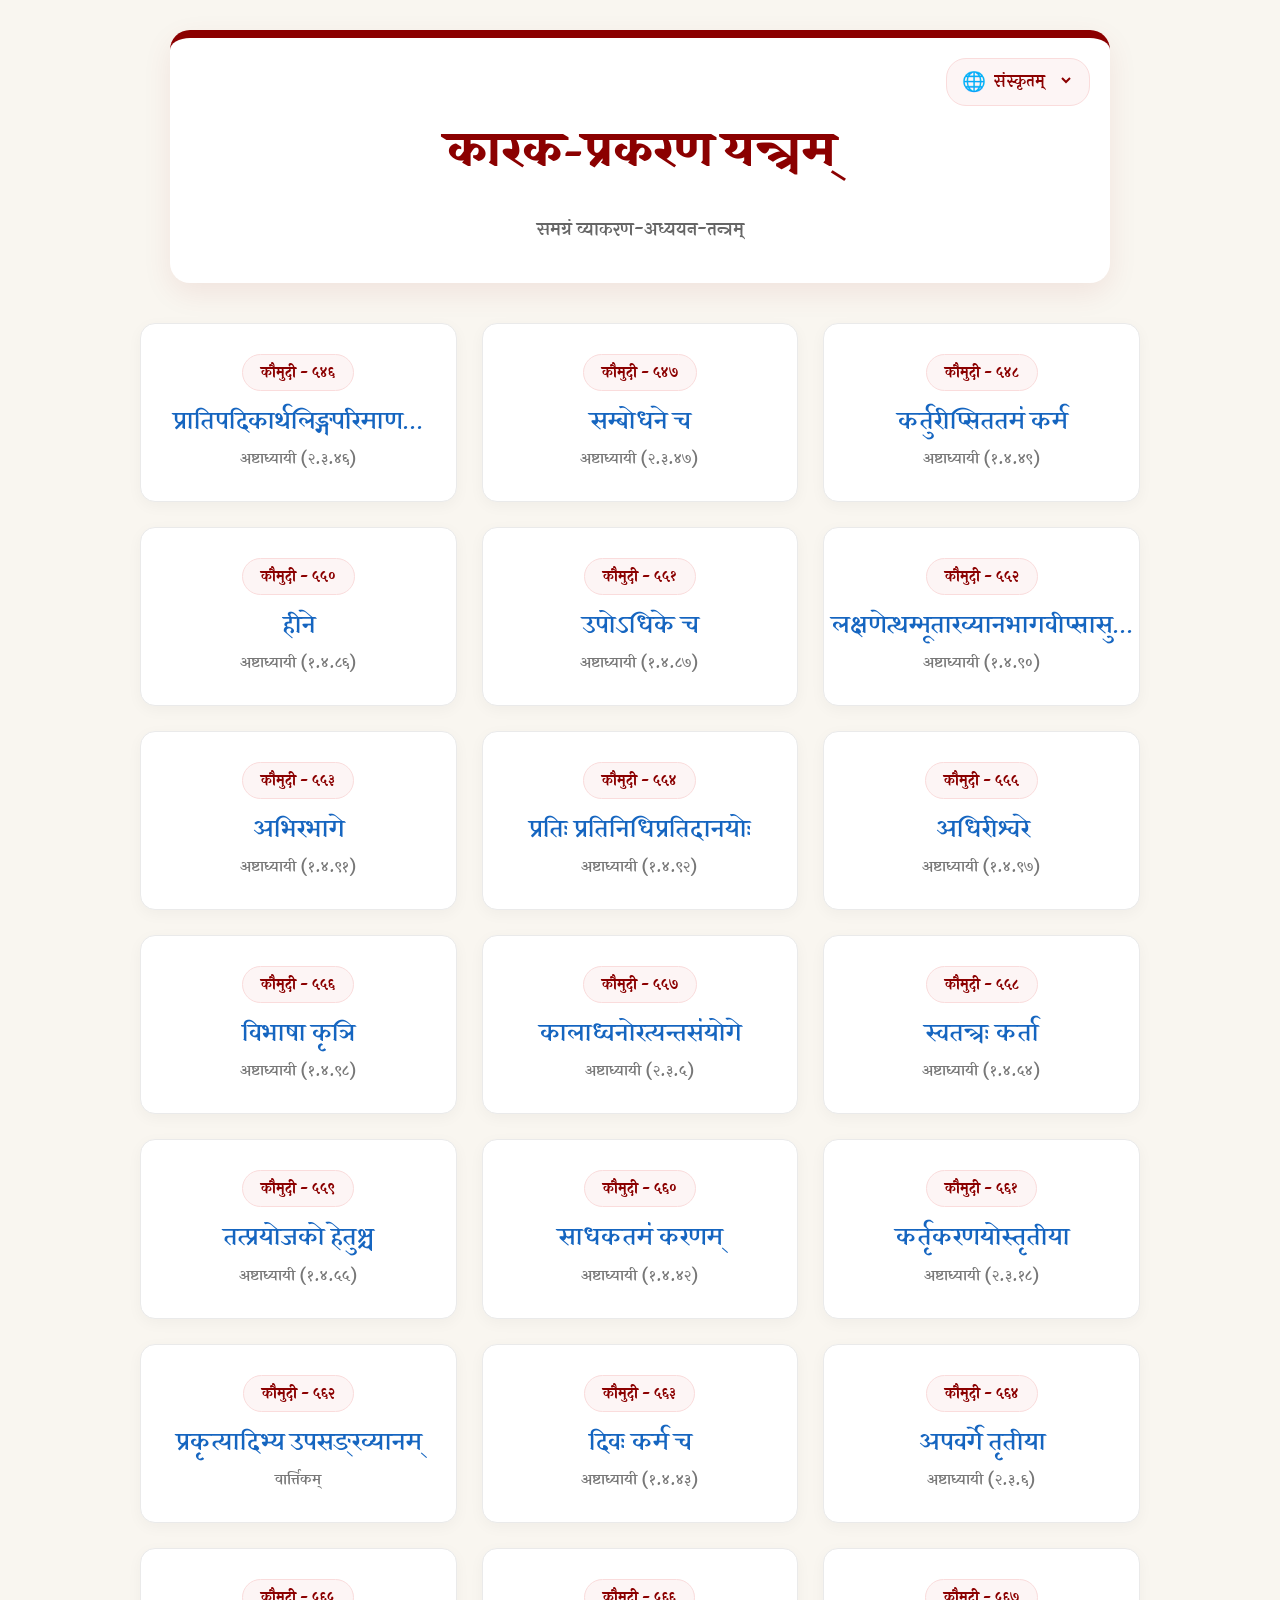
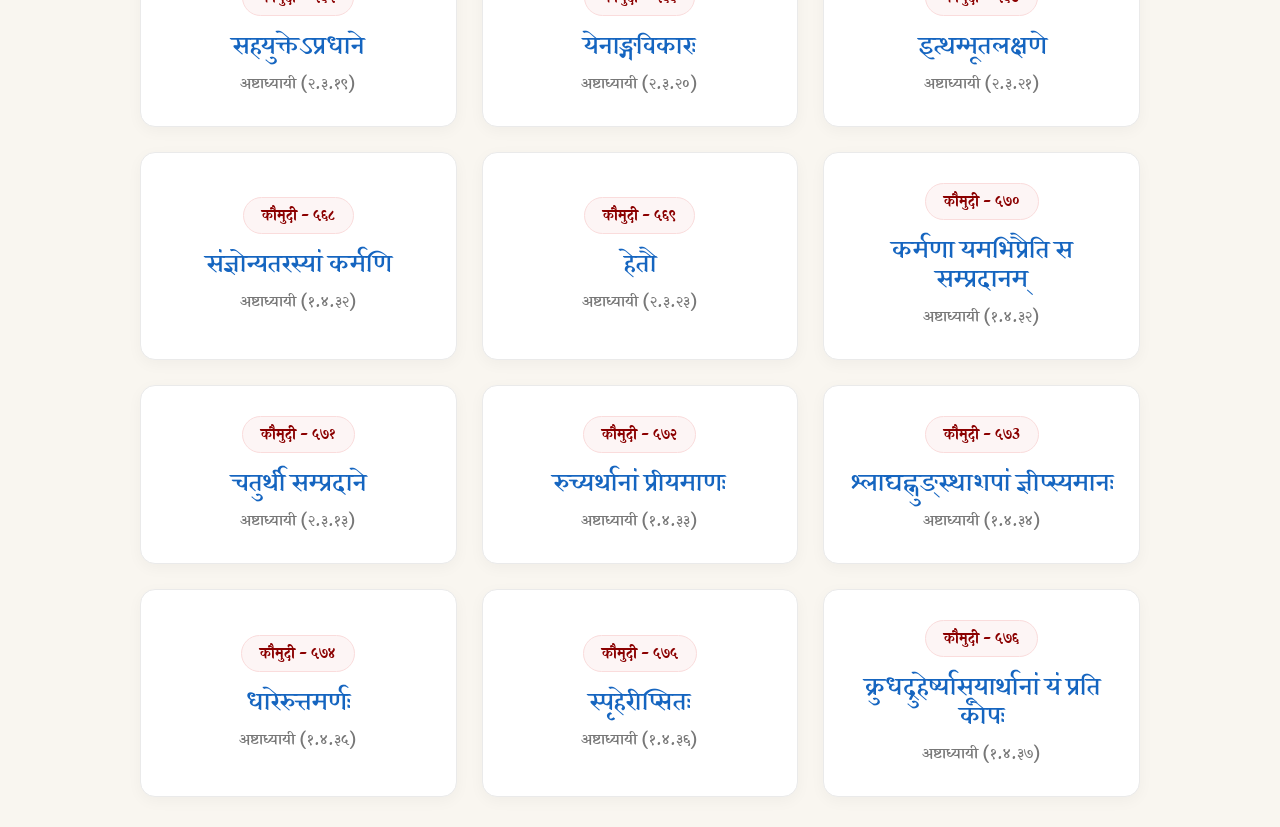
<file: index.html>
<!DOCTYPE html>
<html lang="sa">
<head>
    <meta charset="UTF-8">
    <meta name="viewport" content="width=device-width, initial-scale=1.0">
    <title>कारक-प्रकरण यन्त्रम्</title>
    
    <link rel="preconnect" href="https://fonts.googleapis.com">
    <link rel="preconnect" href="https://fonts.gstatic.com" crossorigin>
    <link href="https://fonts.googleapis.com/css2?family=Inknut+Antiqua:wght@400;700&family=Laila:wght@400;600;700&display=swap" rel="stylesheet">
    
    <style>
        body {
            font-family: 'Laila', sans-serif;
            background-color: #f9f6f0;
            margin: 0;
            padding: 30px 20px;
            text-align: center;
        }
        .header-box {
            background-color: #fff;
            max-width: 900px;
            margin: 0 auto 40px auto;
            padding: 40px 20px;
            border-radius: 20px;
            box-shadow: 0 10px 30px rgba(139,0,0,0.08);
            border-top: 8px solid #8B0000;
            position: relative;
        }
        .lang-container {
            position: absolute;
            top: 20px;
            right: 20px;
            background: #fdf5f5;
            padding: 8px 15px;
            border-radius: 20px;
            border: 1px solid #fadcdc;
        }
        .lang-container select {
            background: transparent;
            border: none;
            font-family: 'Laila', sans-serif;
            font-weight: 600;
            color: #8B0000;
            cursor: pointer;
            outline: none;
            font-size: 1em;
        }
        h1 {
            font-family: 'Inknut Antiqua', serif;
            color: #8B0000;
            margin: 20px 0 10px 0;
            font-size: 2.5em;
        }
        .subtitle {
            color: #666;
            margin-top: 15px;
            font-size: 1.1em;
            font-weight: 600;
        }
        .grid-container {
            display: grid;
            grid-template-columns: repeat(auto-fit, minmax(300px, 1fr));
            gap: 25px;
            max-width: 1000px;
            margin: 0 auto;
        }
        .sutra-card {
            background: white;
            padding: 30px 20px;
            border-radius: 15px;
            text-decoration: none;
            color: #333;
            box-shadow: 0 4px 15px rgba(0,0,0,0.04);
            transition: all 0.3s ease;
            border: 1px solid #eaeaea;
            display: flex;
            flex-direction: column;
            align-items: center;
            justify-content: center;
        }
        .sutra-card:hover {
            transform: translateY(-8px);
            box-shadow: 0 12px 25px rgba(139,0,0,0.12);
            border-color: #8B0000;
        }
        .sk-num {
            background-color: #fdf5f5;
            color: #8B0000;
            padding: 6px 18px;
            border-radius: 25px;
            font-size: 0.9em;
            font-weight: 700;
            margin-bottom: 15px;
            border: 1px solid #fadcdc;
        }
        .sutra-text {
            font-family: 'Inknut Antiqua', serif;
            font-size: 1.3em;
            color: #1565c0;
            margin-bottom: 12px;
            line-height: 1.4;
        }
        .ash-num {
            color: #777;
            font-size: 0.95em;
            font-weight: 600;
        }
    </style>
</head>
<body>

    <div class="header-box">
        <div class="lang-container">
            <span style="color:#8B0000; font-size:1.2em; vertical-align: middle;">🌐</span>
            <select id="lang-switch" onchange="changeLanguage()">
                <option value="sa" selected>संस्कृतम्</option>
                <option value="kn">ಕನ್ನಡ</option>
                <option value="hi">हिन्दी</option>
                <option value="en">English</option>
            </select>
        </div>
        
        <h1 id="main-title">कारक-प्रकरण यन्त्रम्</h1>
        <div class="subtitle" id="main-subtitle">समग्रं व्याकरण-अध्ययन-तन्त्रम्</div>
    </div>

    <div class="grid-container">
        
        <!-- Existing Sutras -->
        <a href="546.html" class="sutra-card">
            <div class="sk-num">कौमुदी - ५४६</div>
            <div class="sutra-text">प्रातिपदिकार्थलिङ्गपरिमाण...</div>
            <div class="ash-num">अष्टाध्यायी (२.३.४६)</div>
        </a>
        <a href="547.html" class="sutra-card">
            <div class="sk-num">कौमुदी - ५४७</div>
            <div class="sutra-text">सम्बोधने च</div>
            <div class="ash-num">अष्टाध्यायी (२.३.४७)</div>
        </a>
        <a href="548.html" class="sutra-card">
            <div class="sk-num">कौमुदी - ५४८</div>
            <div class="sutra-text">कर्तुरीप्सिततमं कर्म</div>
            <div class="ash-num">अष्टाध्यायी (१.४.४९)</div>
        </a>
        <a href="550.html" class="sutra-card">
            <div class="sk-num">कौमुदी - ५५०</div>
            <div class="sutra-text">हीने</div>
            <div class="ash-num">अष्टाध्यायी (१.४.८६)</div>
        </a>
        <a href="551.html" class="sutra-card">
            <div class="sk-num">कौमुदी - ५५१</div>
            <div class="sutra-text">उपोऽधिके च</div>
            <div class="ash-num">अष्टाध्यायी (१.४.८७)</div>
        </a>

        <!-- Upcoming 25 Sutras (Placeholders) -->
        <a href="552.html" class="sutra-card">
            <div class="sk-num">कौमुदी - ५५२</div>
            <div class="sutra-text">लक्षणेत्थम्भूताख्यानभागवीप्सासु...</div>
            <div class="ash-num">अष्टाध्यायी (१.४.९०)</div>
        </a>
        <a href="553.html" class="sutra-card">
            <div class="sk-num">कौमुदी - ५५३</div>
            <div class="sutra-text">अभिरभागे</div>
            <div class="ash-num">अष्टाध्यायी (१.४.९१)</div>
        </a>
        <a href="554.html" class="sutra-card">
            <div class="sk-num">कौमुदी - ५५४</div>
            <div class="sutra-text">प्रतिः प्रतिनिधिप्रतिदानयोः</div>
            <div class="ash-num">अष्टाध्यायी (१.४.९२)</div>
        </a>
        <a href="555.html" class="sutra-card">
            <div class="sk-num">कौमुदी - ५५५</div>
            <div class="sutra-text">अधिरीश्वरे</div>
            <div class="ash-num">अष्टाध्यायी (१.४.९७)</div>
        </a>
        <a href="556.html" class="sutra-card">
            <div class="sk-num">कौमुदी - ५५६</div>
            <div class="sutra-text">विभाषा कृञि</div>
            <div class="ash-num">अष्टाध्यायी (१.४.९८)</div>
        </a>
        <a href="557.html" class="sutra-card">
            <div class="sk-num">कौमुदी - ५५७</div>
            <div class="sutra-text">कालाध्वनोरत्यन्तसंयोगे</div>
            <div class="ash-num">अष्टाध्यायी (२.३.५)</div>
        </a>
        <a href="558.html" class="sutra-card">
            <div class="sk-num">कौमुदी - ५५८</div>
            <div class="sutra-text">स्वतन्त्रः कर्ता</div>
            <div class="ash-num">अष्टाध्यायी (१.४.५४)</div>
        </a>
        <a href="559.html" class="sutra-card">
            <div class="sk-num">कौमुदी - ५५९</div>
            <div class="sutra-text">तत्प्रयोजको हेतुश्च</div>
            <div class="ash-num">अष्टाध्यायी (१.४.५५)</div>
        </a>
        <a href="560.html" class="sutra-card">
            <div class="sk-num">कौमुदी - ५६०</div>
            <div class="sutra-text">साधकतमं करणम्</div>
            <div class="ash-num">अष्टाध्यायी (१.४.४२)</div>
        </a>
        <a href="561.html" class="sutra-card">
            <div class="sk-num">कौमुदी - ५६१</div>
            <div class="sutra-text">कर्तृकरणयोस्तृतीया</div>
            <div class="ash-num">अष्टाध्यायी (२.३.१८)</div>
        </a>
        <a href="562.html" class="sutra-card">
            <div class="sk-num">कौमुदी - ५६२</div>
            <div class="sutra-text">प्रकृत्यादिभ्य उपसङ्ख्यानम्</div>
            <div class="ash-num">वार्त्तिकम्</div>
        </a>
        <a href="563.html" class="sutra-card">
            <div class="sk-num">कौमुदी - ५६३</div>
            <div class="sutra-text">दिवः कर्म च</div>
            <div class="ash-num">अष्टाध्यायी (१.४.४३)</div>
        </a>
        <a href="564.html" class="sutra-card">
            <div class="sk-num">कौमुदी - ५६४</div>
            <div class="sutra-text">अपवर्गे तृतीया</div>
            <div class="ash-num">अष्टाध्यायी (२.३.६)</div>
        </a>
        <a href="565.html" class="sutra-card">
            <div class="sk-num">कौमुदी - ५६५</div>
            <div class="sutra-text">सहयुक्तेऽप्रधाने</div>
            <div class="ash-num">अष्टाध्यायी (२.३.१९)</div>
        </a>
        <a href="566.html" class="sutra-card">
            <div class="sk-num">कौमुदी - ५६६</div>
            <div class="sutra-text">येनाङ्गविकारः</div>
            <div class="ash-num">अष्टाध्यायी (२.३.२०)</div>
        </a>
        <a href="567.html" class="sutra-card">
            <div class="sk-num">कौमुदी - ५६७</div>
            <div class="sutra-text">इत्थम्भूतलक्षणे</div>
            <div class="ash-num">अष्टाध्यायी (२.३.२१)</div>
        </a>
        <a href="568.html" class="sutra-card">
            <div class="sk-num">कौमुदी - ५६८</div>
            <div class="sutra-text">संज्ञोन्यतरस्यां कर्मणि</div>
            <div class="ash-num">अष्टाध्यायी (१.४.३२)</div>
        </a>
        <a href="569.html" class="sutra-card">
            <div class="sk-num">कौमुदी - ५६९</div>
            <div class="sutra-text">हेतौ</div>
            <div class="ash-num">अष्टाध्यायी (२.३.२३)</div>
        </a>
        <a href="570.html" class="sutra-card">
            <div class="sk-num">कौमुदी - ५७०</div>
            <div class="sutra-text">कर्मणा यमभिप्रैति स सम्प्रदानम्</div>
            <div class="ash-num">अष्टाध्यायी (१.४.३२)</div>
        </a>
        <a href="571.html" class="sutra-card">
            <div class="sk-num">कौमुदी - ५७१</div>
            <div class="sutra-text">चतुर्थी सम्प्रदाने</div>
            <div class="ash-num">अष्टाध्यायी (२.३.१३)</div>
        </a>
        <a href="572.html" class="sutra-card">
            <div class="sk-num">कौमुदी - ५७२</div>
            <div class="sutra-text">रुच्यर्थानां प्रीयमाणः</div>
            <div class="ash-num">अष्टाध्यायी (१.४.३३)</div>
        </a>
        <a href="573.html" class="sutra-card">
            <div class="sk-num">कौमुदी - ५७3</div>
            <div class="sutra-text">श्लाघह्नुङ्स्थाशपां ज्ञीप्स्यमानः</div>
            <div class="ash-num">अष्टाध्यायी (१.४.३४)</div>
        </a>
        <a href="574.html" class="sutra-card">
            <div class="sk-num">कौमुदी - ५७४</div>
            <div class="sutra-text">धारेरुत्तमर्णः</div>
            <div class="ash-num">अष्टाध्यायी (१.४.३५)</div>
        </a>
        <a href="575.html" class="sutra-card">
            <div class="sk-num">कौमुदी - ५७५</div>
            <div class="sutra-text">स्पृहेरीप्सितः</div>
            <div class="ash-num">अष्टाध्यायी (१.४.३६)</div>
        </a>
        <a href="576.html" class="sutra-card">
            <div class="sk-num">कौमुदी - ५७६</div>
            <div class="sutra-text">क्रुधद्रुहेर्ष्यासूयार्थानां यं प्रति कोपः</div>
            <div class="ash-num">अष्टाध्यायी (१.४.३७)</div>
        </a>
    </div>

    <!-- Script for Translating the Index Page -->
    <script>
        const indexTranslations = {
            "sa": { "title": "कारक-प्रकरण यन्त्रम्", "subtitle": "समग्रं व्याकरण-अध्ययन-तन्त्रम्" },
            "kn": { "title": "ಕಾರಕ-ಪ್ರಕರಣ ಯಂತ್ರ", "subtitle": "ಸಮಗ್ರ ವ್ಯಾಕರಣ ಅಧ್ಯಯನ ವ್ಯವಸ್ಥೆ" },
            "hi": { "title": "कारक-प्रकरण यन्त्र", "subtitle": "समग्र व्याकरण अध्ययन प्रणाली" },
            "en": { "title": "Karaka Prakarana Machine", "subtitle": "Interactive Grammar Learning System" }
        };

        function changeLanguage() {
            const lang = document.getElementById('lang-switch').value;
            document.getElementById('main-title').innerText = indexTranslations[lang]["title"];
            document.getElementById('main-subtitle').innerText = indexTranslations[lang]["subtitle"];
        }
    </script>

</body>
</html>
</file>
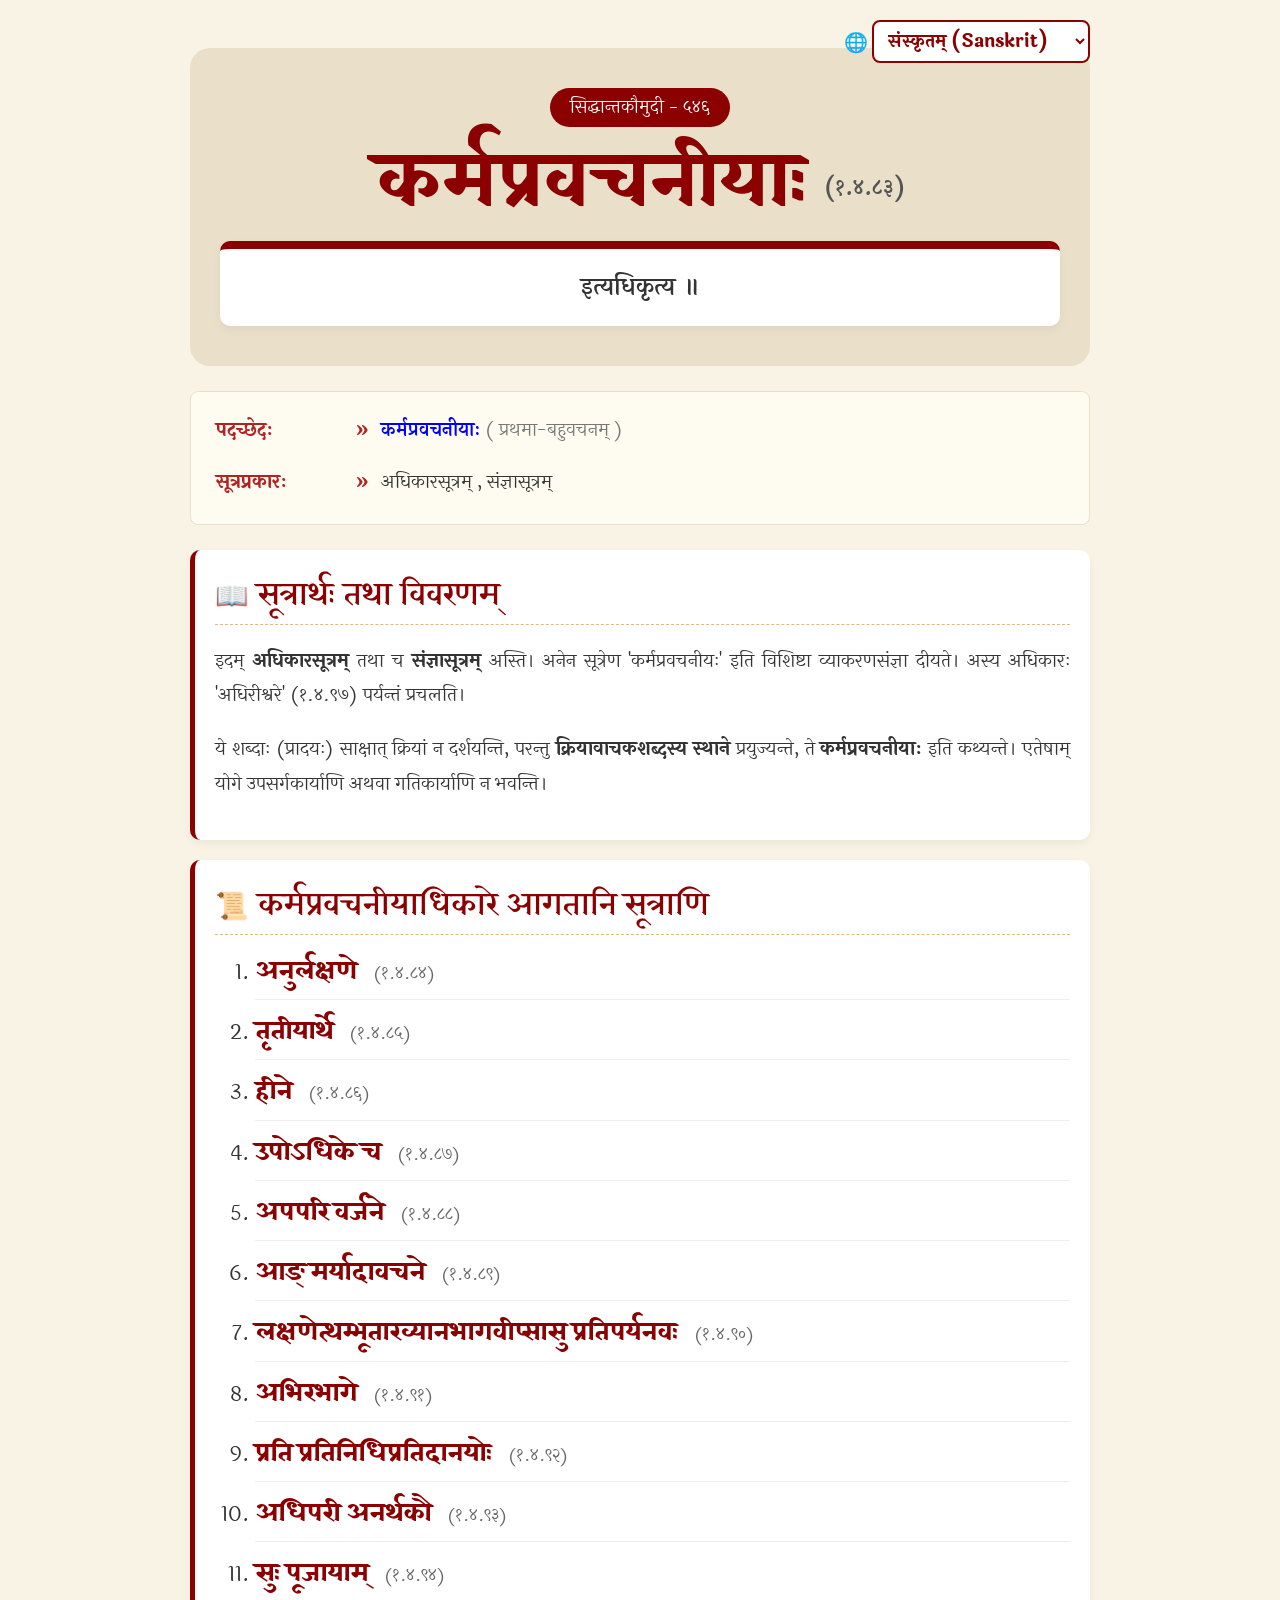
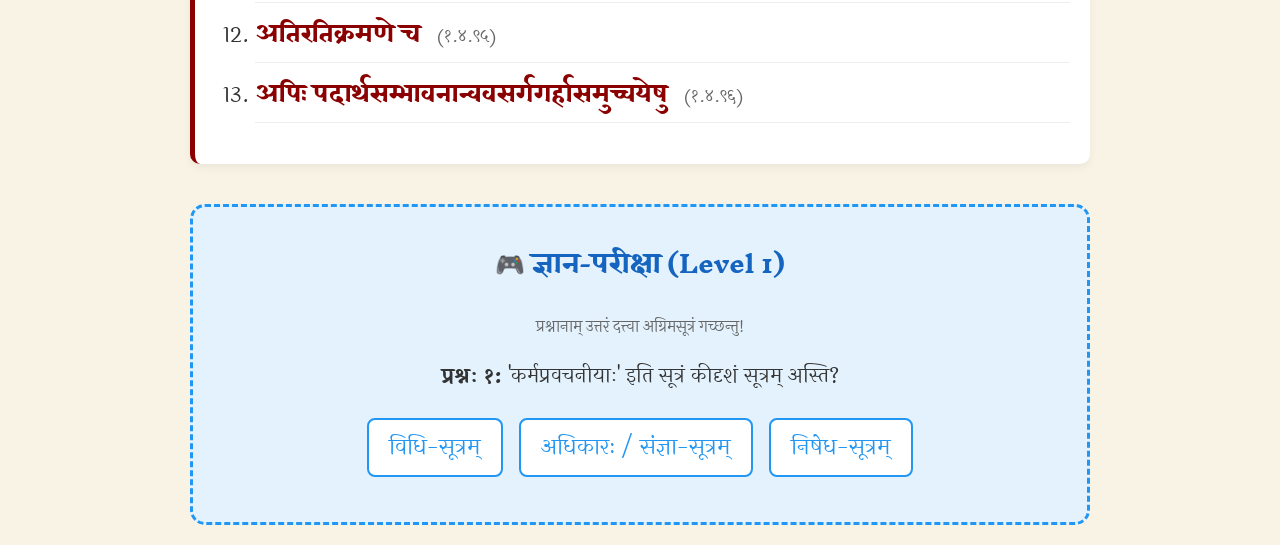
<file: 546.html>
<!DOCTYPE html>
<html lang="sa">
<head>
    <meta charset="UTF-8">
    <meta name="viewport" content="width=device-width, initial-scale=1.0">
    <title>५४६ - कर्मप्रवचनीयाः</title>
    
    <!-- Google Fonts -->
    <link rel="preconnect" href="https://fonts.googleapis.com">
    <link rel="preconnect" href="https://fonts.gstatic.com" crossorigin>
    <link href="https://fonts.googleapis.com/css2?family=Inknut+Antiqua:wght@400;700&family=Laila:wght@400;600;700&display=swap" rel="stylesheet">
    
    <!-- External CSS Link -->
    <link rel="stylesheet" href="css/style.css">

    <style>
        /* Sutra List Specific Style (Kept inline as it's specific to only this page) */
        ol.sutra-list { line-height: 2; font-size: 1.1em; color: var(--text-dark); margin-top: 15px; }
        ol.sutra-list li { margin-bottom: 10px; border-bottom: 1px solid #eee; padding-bottom: 5px; }
        .sutra-number { font-size: 0.85em; color: #666; margin-left: 10px; }
    </style>
</head>
<body>

<div class="container">
    
    <!-- Language Switcher -->
    <div class="lang-container">
        <span style="color:#8B0000; font-size:1.2em; vertical-align: middle;">🌐</span>
        <select id="lang-switch" onchange="changeLanguage()">
            <option value="sa" selected>संस्कृतम् (Sanskrit)</option>
            <option value="kn">ಕನ್ನಡ (Kannada)</option>
            <option value="hi">हिन्दी (Hindi)</option>
            <option value="en">English</option>
        </select>
    </div>

    <!-- Header Section -->
    <div class="header-card">
        <div class="level-badge" data-i18n="sutraNum">सिद्धान्तकौमुदी - ५४६</div>
        
        <h1 class="special-word sutra-title">
            कर्मप्रवचनीयाः <span class="ashtadhyayi-num">(१.४.८३)</span>
        </h1>
        
        <div class="sutra-vritti">
            <p style="margin: 0;" data-i18n="vritti">इत्यधिकृत्य ॥</p>
        </div>
    </div>

    <!-- Metadata Table Box -->
    <div class="metadata-box">
        <div class="meta-row">
            <div class="meta-label" data-i18n="meta_padaccheda">पदच्छेदः</div>
            <div class="meta-arrow">»</div>
            <div class="meta-value">
                <span class="blue-text">कर्मप्रवचनीयाः</span> <span class="grey-text" data-i18n="meta_p1">( प्रथमा-बहुवचनम् )</span>
            </div>
        </div>
        
        <div class="meta-row">
            <div class="meta-label" data-i18n="meta_sutraprakara">सूत्रप्रकारः</div>
            <div class="meta-arrow">»</div>
            <div class="meta-value">
                <span data-i18n="meta_s1">अधिकारसूत्रम्</span> , <span data-i18n="meta_s2">संज्ञासूत्रम्</span>
            </div>
        </div>
    </div>

    <!-- Intro Box -->
    <div class="content-box">
        <div class="box-title" data-i18n="boxTitle1">📖 सूत्रार्थः तथा विवरणम्</div>
        <p data-i18n="introP1">
            इदम् <b>अधिकारसूत्रम्</b> तथा च <b>संज्ञासूत्रम्</b> अस्ति। अनेन सूत्रेण 'कर्मप्रवचनीयः' इति विशिष्टा व्याकरणसंज्ञा दीयते। अस्य अधिकारः 'अधिरीश्वरे' (१.४.९७) पर्यन्तं प्रचलति।
        </p>
        <p data-i18n="introP2">
            ये शब्दाः (प्रादयः) साक्षात् क्रियां न दर्शयन्ति, परन्तु <b>क्रियावाचकशब्दस्य स्थाने</b> प्रयुज्यन्ते, ते <b>कर्मप्रवचनीयाः</b> इति कथ्यन्ते। एतेषाम् योगे उपसर्गकार्याणि अथवा गतिकार्याणि न भवन्ति।
        </p>
    </div>

    <!-- Sutra List Section -->
    <div class="content-box">
        <div class="box-title" data-i18n="boxTitle2">📜 कर्मप्रवचनीयाधिकारे आगतानि सूत्राणि</div>
        <ol class="sutra-list">
            <li><span class="special-word">अनुर्लक्षणे</span> <span class="sutra-number">(१.४.८४)</span></li>
            <li><span class="special-word">तृतीयार्थे</span> <span class="sutra-number">(१.४.८५)</span></li>
            <li><span class="special-word">हीने</span> <span class="sutra-number">(१.४.८६)</span></li>
            <li><span class="special-word">उपोऽधिके च</span> <span class="sutra-number">(१.४.८७)</span></li>
            <li><span class="special-word">अपपरि वर्जने</span> <span class="sutra-number">(१.४.८८)</span></li>
            <li><span class="special-word">आङ् मर्यादावचने</span> <span class="sutra-number">(१.४.८९)</span></li>
            <li><span class="special-word">लक्षणेत्थम्भूताख्यानभागवीप्सासु प्रतिपर्यनवः</span> <span class="sutra-number">(१.४.९०)</span></li>
            <li><span class="special-word">अभिरभागे</span> <span class="sutra-number">(१.४.९१)</span></li>
            <li><span class="special-word">प्रति प्रतिनिधिप्रतिदानयोः</span> <span class="sutra-number">(१.४.९२)</span></li>
            <li><span class="special-word">अधिपरी अनर्थकौ</span> <span class="sutra-number">(१.४.९३)</span></li>
            <li><span class="special-word">सुः पूजायाम्</span> <span class="sutra-number">(१.४.९४)</span></li>
            <li><span class="special-word">अतिरतिक्रमणे च</span> <span class="sutra-number">(१.४.९५)</span></li>
            <li><span class="special-word">अपिः पदार्थसम्भावनान्ववसर्गगर्हासमुच्चयेषु</span> <span class="sutra-number">(१.४.९६)</span></li>
        </ol>
    </div>

    <!-- Game Section -->
    <div class="game-box" id="exam-section">
        <h2 class="special-word" style="color:#1565c0; margin-top:0;" data-i18n="gameTitle">🎮 ज्ञान-परीक्षा (Level 1)</h2>
        <p style="color:#666;" data-i18n="gameSubtitle">प्रश्नानाम् उत्तरं दत्त्वा अग्रिमसूत्रं गच्छन्तु!</p>
        
        <div class="question active" id="q1">
            <p data-i18n="q1text"><b>प्रश्नः १:</b> 'कर्मप्रवचनीयाः' इति सूत्रं कीदृशं सूत्रम् अस्ति?</p>
            <div class="options">
                <button onclick="checkAnswer(this, 1, false)" data-i18n="q1o1">विधि-सूत्रम्</button>
                <button onclick="checkAnswer(this, 1, true)" data-i18n="q1o2">अधिकारः / संज्ञा-सूत्रम्</button>
                <button onclick="checkAnswer(this, 1, false)" data-i18n="q1o3">निषेध-सूत्रम्</button>
            </div>
        </div>

        <div class="question" id="q2">
            <p data-i18n="q2text"><b>प्रश्नः २:</b> कर्मप्रवचनीय-संज्ञायाः योगे प्रायः केषाम् कार्याणां बाधः भवति?</p>
            <div class="options">
                <button onclick="checkAnswer(this, 2, true)" data-i18n="q2o1">उपसर्ग/गतिकार्याणाम्</button>
                <button onclick="checkAnswer(this, 2, false)" data-i18n="q2o2">सन्धिकार्याणाम्</button>
                <button onclick="checkAnswer(this, 2, false)" data-i18n="q2o3">समासकार्याणाम्</button>
            </div>
        </div>

        <div id="success-msg" style="display:none;">
            <h3 style="color:var(--color-phala);" data-i18n="successMsg">🌟 उत्तमम्! भवान्/भवती एतत् सूत्रं सम्यक् ज्ञातवान्/ज्ञातवती।</h3>
            <button id="next-sutra-btn" onclick="alert('Moving to Sutra 547...')">अग्रिमसूत्रं गच्छामः ➡️</button>
        </div>
    </div>

</div>

<!-- LOCAL TRANSLATION DATA FOR SUTRA 546 ONLY -->
<script>
    const translations = {
        "sa": {
            "sutraNum": "सिद्धान्तकौमुदी - ५४६",
            "vritti": "इत्यधिकृत्य ॥",
            "meta_padaccheda": "पदच्छेदः", "meta_p1": "( प्रथमा-बहुवचनम् )",
            "meta_sutraprakara": "सूत्रप्रकारः", "meta_s1": "अधिकारसूत्रम्", "meta_s2": "संज्ञासूत्रम्",
            "boxTitle1": "📖 सूत्रार्थः तथा विवरणम्",
            "introP1": "इदम् <b>अधिकारसूत्रम्</b> तथा च <b>संज्ञासूत्रम्</b> अस्ति। अनेन सूत्रेण 'कर्मप्रवचनीयः' इति विशिष्टा व्याकरणसंज्ञा दीयते। अस्य अधिकारः 'अधिरीश्वरे' (१.४.९७) पर्यन्तं प्रचलति।",
            "introP2": "ये शब्दाः (प्रादयः) साक्षात् क्रियां न दर्शयन्ति, परन्तु <b>क्रियावाचकशब्दस्य स्थाने</b> प्रयुज्यन्ते, ते <b>कर्मप्रवचनीयाः</b> इति कथ्यन्ते। एतेषाम् योगे उपसर्गकार्याणि अथवा गतिकार्याणि न भवन्ति।",
            "boxTitle2": "📜 कर्मप्रवचनीयाधिकारे आगतानि सूत्राणि",
            "gameTitle": "🎮 ज्ञान-परीक्षा (Level 1)",
            "gameSubtitle": "प्रश्नानाम् उत्तरं दत्त्वा अग्रिमसूत्रं गच्छन्तु!",
            "q1text": "<b>प्रश्नः १:</b> 'कर्मप्रवचनीयाः' इति सूत्रं कीदृशं सूत्रम् अस्ति?", "q1o1": "विधि-सूत्रम्", "q1o2": "अधिकारः / संज्ञा-सूत्रम्", "q1o3": "निषेध-सूत्रम्",
            "q2text": "<b>प्रश्नः २:</b> कर्मप्रवचनीय-संज्ञायाः योगे प्रायः केषाम् कार्याणां बाधः भवति?", "q2o1": "उपसर्ग/गतिकार्याणाम्", "q2o2": "सन्धिकार्याणाम्", "q2o3": "समासकार्याणाम्",
            "successMsg": "🌟 उत्तमम्! भवान्/भवती एतत् सूत्रं सम्यक् ज्ञातवान्/ज्ञातवती।"
        },
        "kn": {
            "sutraNum": "ಸಿದ್ಧಾಂತ ಕೌಮುದೀ - ೫೪೬",
            "vritti": "ಇತ್ಯಧಿಕೃತ್ಯ ॥",
            "meta_padaccheda": "ಪದಚ್ಛೇದಃ", "meta_p1": "( ಪ್ರಥಮಾ-ಬಹುವಚನಮ್ )",
            "meta_sutraprakara": "ಸೂತ್ರಪ್ರಕಾರಃ", "meta_s1": "ಅಧಿಕಾರಸೂತ್ರ", "meta_s2": "ಸಂಜ್ಞಾಸೂತ್ರ",
            "boxTitle1": "📖 ಸೂತ್ರಾರ್ಥ ಮತ್ತು ವಿವರಣೆ",
            "introP1": "ಇದು <b>ಅಧಿಕಾರ ಸೂತ್ರ</b> ಹಾಗೂ <b>ಸಂಜ್ಞಾ ಸೂತ್ರ</b>. ಈ ಸೂತ್ರದಿಂದ 'ಕರ್ಮಪ್ರವಚನೀಯ' ಎಂಬ ವಿಶಿಷ್ಟ ವ್ಯಾಕರಣ ಸಂಜ್ಞೆಯನ್ನು ನೀಡಲಾಗುತ್ತದೆ. ಇದರ ಅಧಿಕಾರವು 'ಅಧಿರೀಶ್ವರೇ' (೧.೪.೯೭) ವರೆಗೆ ಇರುತ್ತದೆ.",
            "introP2": "ಕ್ರಿಯೆಯನ್ನು ಸಾಕ್ಷಾತ್ತಾಗಿ ಹೇಳದೆ, <b>ಕ್ರಿಯಾವಾಚಕ ಶಬ್ದದ ಸ್ಥಾನದಲ್ಲಿ</b> ಪ್ರಯೋಗವಾಗುವ ಶಬ್ದಗಳಿಗೆ (ಪ್ರಾದಿಗಳಿಗೆ) <b>ಕರ್ಮಪ್ರವಚನೀಯ</b> ಎನ್ನುತ್ತಾರೆ. ಇವುಗಳ ಯೋಗದಲ್ಲಿ ಉಪಸರ್ಗಕಾರ್ಯ ಅಥವಾ ಗತಿಕಾರ್ಯಗಳು ನಡೆಯುವುದಿಲ್ಲ.",
            "boxTitle2": "📜 ಕರ್ಮಪ್ರವಚನೀಯ ಅಧಿಕಾರದಲ್ಲಿ ಬರುವ ಸೂತ್ರಗಳು",
            "gameTitle": "🎮 ಜ್ಞಾನ ಪರೀಕ್ಷೆ (Level 1)",
            "gameSubtitle": "ಪ್ರಶ್ನೆಗಳಿಗೆ ಉತ್ತರಿಸಿ ಮುಂದಿನ ಸೂತ್ರಕ್ಕೆ ಹೋಗಿ!",
            "q1text": "<b>ಪ್ರಶ್ನೆ ೧:</b> 'कर्मप्रवचनीयाः' ಎಂಬುದು ಯಾವ ರೀತಿಯ ಸೂತ್ರ?", "q1o1": "ವಿಧಿ ಸೂತ್ರ", "q1o2": "ಅಧಿಕಾರ / ಸಂಜ್ಞಾ ಸೂತ್ರ", "q1o3": "ನಿಷೇಧ ಸೂತ್ರ",
            "q2text": "<b>ಪ್ರಶ್ನೆ ೨:</b> ಕರ್ಮಪ್ರವಚನೀಯ ಸಂಜ್ಞೆ ಬಂದಾಗ ಯಾವ ಕಾರ್ಯಗಳಿಗೆ ಬಾಧೆಯಾಗುತ್ತದೆ (ತಡೆಯಾಗುತ್ತದೆ)?", "q2o1": "ಉಪಸರ್ಗ/ಗತಿ ಕಾರ್ಯಗಳಿಗೆ", "q2o2": "ಸಂಧಿ ಕಾರ್ಯಗಳಿಗೆ", "q2o3": "ಸಮಾಸ ಕಾರ್ಯಗಳಿಗೆ",
            "successMsg": "🌟 ಅದ್ಭುತ! ನೀವು ಈ ಸೂತ್ರವನ್ನು ಸರಿಯಾಗಿ ಅರ್ಥಮಾಡಿಕೊಂಡಿದ್ದೀರಿ."
        },
        "hi": {
            "sutraNum": "सिद्धान्तकौमुदी - ५४६",
            "vritti": "इत्यधिकृत्य ॥",
            "meta_padaccheda": "पदच्छेदः", "meta_p1": "( प्रथमा-बहुवचनम् )",
            "meta_sutraprakara": "सूत्रप्रकारः", "meta_s1": "अधिकारसूत्र", "meta_s2": "संज्ञासूत्र",
            "boxTitle1": "📖 सूत्रार्थ और विवरण",
            "introP1": "यह <b>अधिकार सूत्र</b> तथा <b>संज्ञा सूत्र</b> है। इस सूत्र से 'कर्मप्रवचनीय' यह विशिष्ट व्याकरण संज्ञा दी जाती है। इसका अधिकार 'अधिरीश्वरे' (१.४.९७) तक चलता है।",
            "introP2": "जो शब्द (प्रादि) साक्षात् क्रिया को न दर्शाकर, <b>क्रियावाचक शब्द के स्थान पर</b> प्रयुक्त होते हैं, उन्हें <b>कर्मप्रवचनीय</b> कहते हैं। इनके योग में उपसर्गकार्य अथवा गतिकार्य नहीं होते हैं।",
            "boxTitle2": "📜 कर्मप्रवचनीय अधिकार में आने वाले सूत्र",
            "gameTitle": "🎮 ज्ञान परीक्षा (Level 1)",
            "gameSubtitle": "प्रश्नों के उत्तर देकर अगले सूत्र पर जाएं!",
            "q1text": "<b>प्रश्न १:</b> 'कर्मप्रवचनीयाः' यह किस प्रकार का सूत्र है?", "q1o1": "विधि सूत्र", "q1o2": "अधिकार / संज्ञा सूत्र", "q1o3": "निषेध सूत्र",
            "q2text": "<b>प्रश्न २:</b> कर्मप्रवचनीय संज्ञा होने पर प्रायः किन कार्यों का बाध (रुकावट) होता है?", "q2o1": "उपसर्ग/गति कार्यों का", "q2o2": "सन्धि कार्यों का", "q2o3": "समास कार्यों का",
            "successMsg": "🌟 बहुत उत्तम! आपने इस सूत्र को अच्छी तरह समझ लिया है।"
        },
        "en": {
            "sutraNum": "Siddhanta Kaumudi - 546",
            "vritti": "ityadhikṛtya ..",
            "meta_padaccheda": "Padaccheda", "meta_p1": "( Nominative Plural )",
            "meta_sutraprakara": "Sutra Type", "meta_s1": "Adhikara Sutra", "meta_s2": "Sangya Sutra",
            "boxTitle1": "📖 Meaning and Explanation",
            "introP1": "This is a <b>governing rule (Adhikara)</b> and a <b>naming rule (Sangya)</b>. It assigns the technical term 'Karmapravachaniya'. Its jurisdiction extends up to the sutra 'adhirishvare' (1.4.97).",
            "introP2": "Words (like 'pra' etc.) that do not directly express an action but are used <b>in place of an action-denoting word</b> are called <b>Karmapravachaniyas</b>. In their presence, operations specific to 'Upasargas' or 'Gatis' are blocked.",
            "boxTitle2": "📜 Sutras under the Karmapravachaniya Adhikara",
            "gameTitle": "🎮 Knowledge Test (Level 1)",
            "gameSubtitle": "Answer the questions to proceed to the next Sutra!",
            "q1text": "<b>Question 1:</b> What type of sutra is 'Karmapravachaniyah'?", "q1o1": "Vidhi Sutra", "q1o2": "Adhikara / Sangya Sutra", "q1o3": "Nishedha Sutra",
            "q2text": "<b>Question 2:</b> Which grammatical operations are usually blocked when a word gets the 'Karmapravachaniya' designation?", "q2o1": "Upasarga/Gati operations", "q2o2": "Sandhi operations", "q2o3": "Samasa operations",
            "successMsg": "🌟 Excellent! You have understood this Sutra perfectly."
        }
    };
</script>

<!-- EXTERNAL LOGIC ENGINE -->
<script src="js/script.js"></script>

</body>
</html>
</file>
<file: css/style.css>
:root {
    --bg-color: #F9F3E5; 
    --primary-red: #8B0000; 
    --card-bg: #EAE0C9; 
    --white-bg: #FFFFFF;
    --text-dark: #333333;
    --color-karma: #0056b3; 
    --color-lakshana: #d9534f; 
    --color-phala: #28a745; 
}

body {
    background-color: var(--bg-color);
    font-family: 'Laila', sans-serif;
    color: var(--text-dark);
    margin: 0;
    padding: 20px;
    display: flex;
    justify-content: center;
}

.container { max-width: 900px; width: 100%; }
.special-word { font-family: 'Inknut Antiqua', serif; color: var(--primary-red); font-weight: 700; }

.hl-karma { color: var(--color-karma); font-weight: bold; padding: 2px 5px; background: #e6f2ff; border-radius: 5px;}
.hl-lakshana { color: var(--color-lakshana); font-weight: bold; padding: 2px 5px; background: #fdf0ef; border-radius: 5px;}
.hl-phala { color: var(--color-phala); font-weight: bold; padding: 2px 5px; background: #eafaf1; border-radius: 5px;}

.lang-container {
    text-align: right;
    margin-bottom: -15px;
    position: relative;
    z-index: 10;
}

select#lang-switch {
    font-family: 'Laila', sans-serif;
    font-size: 1.1em;
    padding: 5px 10px;
    border-radius: 8px;
    border: 2px solid var(--primary-red);
    background-color: var(--white-bg);
    color: var(--primary-red);
    font-weight: bold;
    cursor: pointer;
    outline: none;
}

.header-card { 
    background-color: var(--card-bg); 
    border-radius: 20px; 
    padding: 40px 30px; 
    text-align: center; 
    margin-bottom: 25px; 
}
.level-badge { 
    background-color: var(--primary-red); 
    color: white; 
    padding: 6px 20px; 
    border-radius: 25px; 
    font-size: 1.1em; 
    display: inline-block; 
    margin-bottom: 20px; 
}
.sutra-title { font-size: 4em; margin: 0 0 30px 0; line-height: 1; }
.ashtadhyayi-num { font-size: 0.35em; color: #555; vertical-align: middle; font-family: 'Laila', sans-serif; font-weight: 600; }
.sutra-vritti {
    background-color: var(--white-bg);
    border-top: 8px solid var(--primary-red);
    border-radius: 10px;
    padding: 20px;
    font-size: 1.5em;
    font-weight: 600;
    box-shadow: 0 4px 10px rgba(0,0,0,0.05);
    color: var(--text-dark);
}

.metadata-box {
    background-color: #FEFBF1;
    border: 1px solid #EAE0C9;
    padding: 20px 25px;
    border-radius: 8px;
    margin-bottom: 25px;
    font-size: 1.2em;
    line-height: 1.9;
}
.meta-row { display: flex; margin-bottom: 12px; }
.meta-row:last-child { margin-bottom: 0; }
.meta-label { width: 140px; color: #B22222; font-weight: bold; flex-shrink: 0; }
.meta-arrow { color: #B22222; font-weight: bold; margin-right: 15px; letter-spacing: -2px; font-size: 1.1em; }
.meta-value { flex-grow: 1; }
.blue-text { color: #0000FF; font-weight: 600; }
.grey-text { color: #777777; }
.anchor-icon { color: #333; font-size: 0.9em; text-decoration: none; margin: 0 5px; }

.content-box { background-color: var(--white-bg); border-left: 5px solid var(--primary-red); border-radius: 10px; padding: 20px; margin-bottom: 20px; box-shadow: 0 4px 10px rgba(0,0,0,0.05); line-height: 1.8; font-size: 1.2em; text-align: justify; }
.box-title { color: var(--primary-red); font-family: 'Inknut Antiqua', serif; font-size: 1.4em; margin-bottom: 15px; border-bottom: 1px dashed #DEB887; padding-bottom: 5px; text-align: left; }

.legend-box { display: flex; justify-content: space-around; align-items: center; background-color: #fff8e1; border: 2px solid #ffe082; padding: 15px; border-radius: 10px; margin-bottom: 20px; font-size: 1.1em; text-align: center; font-weight: bold;}

.example-grid { display: grid; grid-template-columns: 1fr; gap: 20px; }
.example-card { background-color: var(--white-bg); border: 2px solid #DEB887; border-radius: 15px; padding: 20px; line-height: 1.7; font-size: 1.15em; }
.example-card h4 { margin-top: 0; font-size: 1.4em; color: var(--text-dark); text-align: center; background-color: #FFF3CD; padding: 15px; border-radius: 10px; }

.game-box { background-color: #e3f2fd; border: 3px dashed #2196f3; border-radius: 15px; padding: 25px; text-align: center; margin-top: 40px; }
.question { font-size: 1.3em; margin-bottom: 15px; display: none; }
.question.active { display: block; }
.options button { background-color: var(--white-bg); border: 2px solid #2196f3; color: #2196f3; padding: 10px 20px; margin: 5px; font-size: 1.1em; border-radius: 8px; cursor: pointer; transition: 0.3s; font-family: 'Laila', sans-serif; }
.options button:hover { background-color: #2196f3; color: white; }
.options button.correct { background-color: var(--color-phala) !important; border-color: var(--color-phala) !important; color: white !important; }
.options button.wrong { background-color: var(--color-lakshana) !important; border-color: var(--color-lakshana) !important; color: white !important; }
</file>
